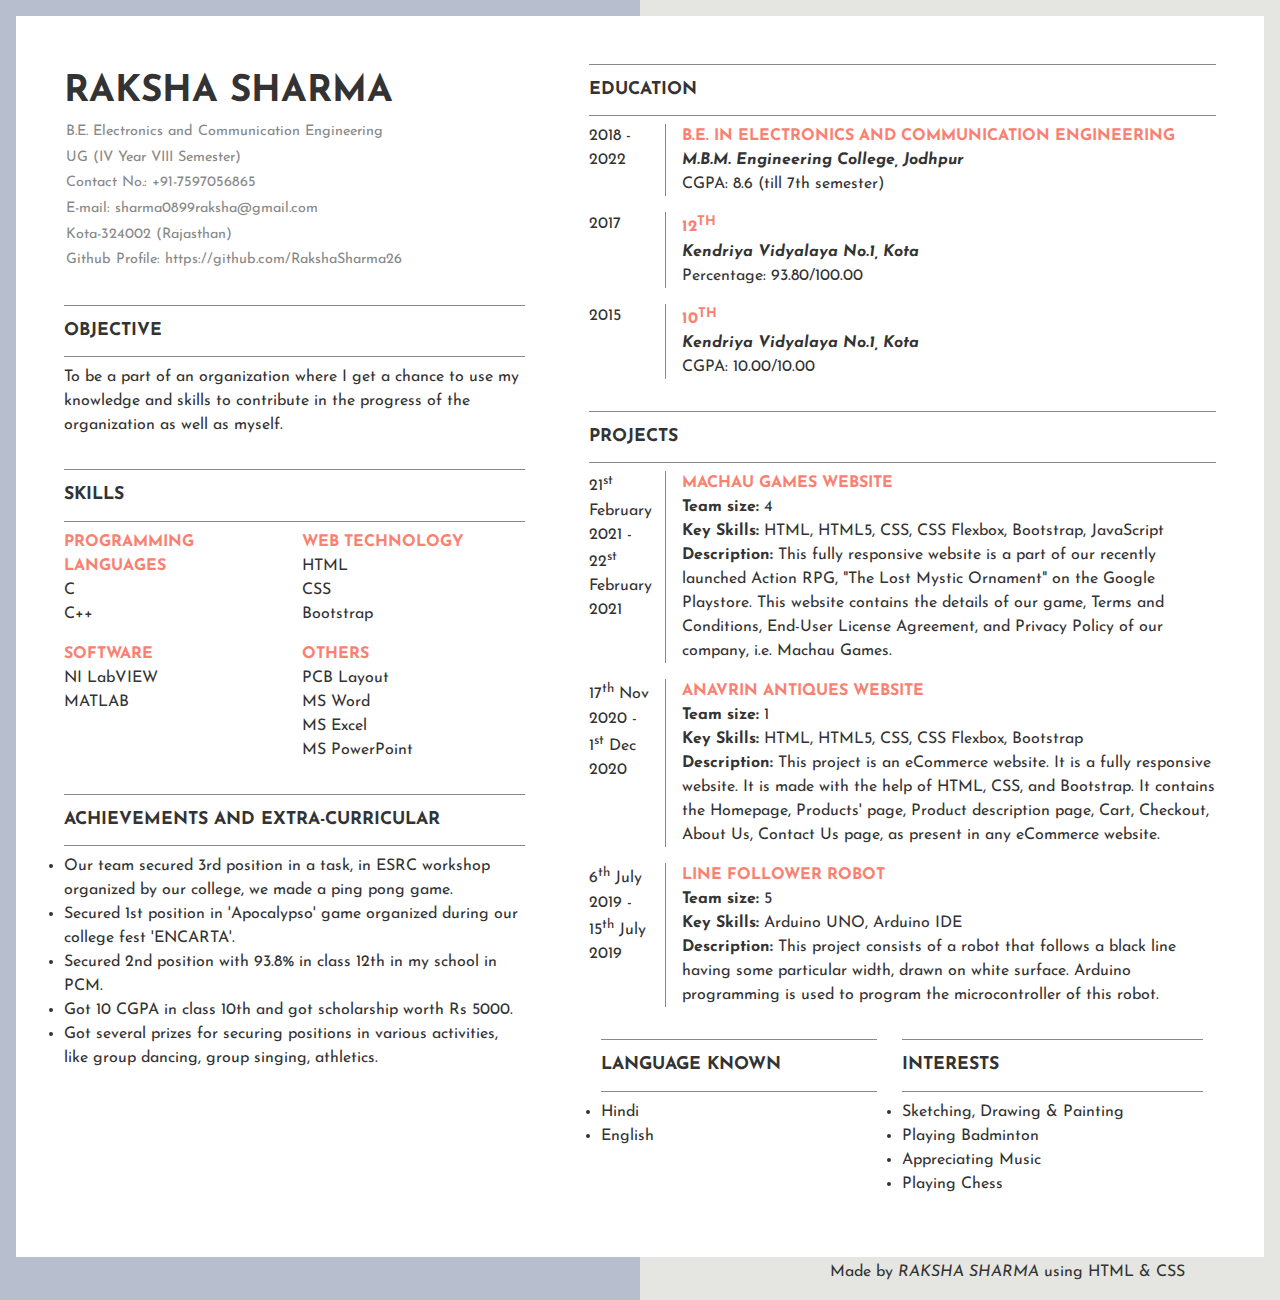
<file: index.html>
<!DOCTYPE html>
<html lang="en">

<head>
    <meta charset="UTF-8">
    <meta http-equiv="X-UA-Compatible" content="IE=edge">
    <meta name="viewport" content="width=device-width, initial-scale=1.0">
    <title>Résumé</title>
    <link href="https://fonts.googleapis.com/css2?family=Josefin+Sans:ital,wght@0,100;0,200;0,300;0,400;0,500;0,600;0,700;1,100;1,200;1,300;1,400;1,500;1,600;1,700&display=swap" rel="stylesheet">
    <link href="css/resume.css" rel="stylesheet">
</head>

<body>

    <div class="resume">
        <div class="column">
            <section class="profile">
                <h1>Raksha Sharma</h1>
                <!-- <img src="images/IMG_20210812_215815 (1)1.jpg" alt=""> -->
            </section>
            <section class="info">
                <ul>
                    <li>B.E. Electronics and Communication Engineering</li>
                    <li>UG (IV Year VIII Semester)</li>
                    <li>Contact No.: <a href="tel:+917597056865"> +91-7597056865</a></li>
                    <li>E-mail:<a href="mailto:sharma0899raksha@gmail.com"> sharma0899raksha@gmail.com</a></li>
                    <li>Kota-324002 (Rajasthan)</li>
                    <li>Github Profile:<a href="https://github.com/RakshaSharma26"> https://github.com/RakshaSharma26</a></li>
                </ul>
            </section>
            <section class="objectives">
                <h2>Objective</h2>
                <p>To be a part of an organization where I get a chance to use my knowledge and skills to contribute in the progress of the organization as well as myself.</p>
            </section>

            <section class="skills">
                <h2>Skills</h2>
                <ul>
                    <li>
                        <h3>Programming Languages</h3>
                        <ul>
                            <li>C </li>
                            <li>C++ </li>
                            <!-- <li>Python (Basic) </li>
                            <li>Arduino IDE</li>
                            <li>JavaScript (Basic) </li> -->
                        </ul>
                    </li>
                    <li>
                        <h3>Web Technology</h3>
                        <ul>
                            <li>HTML </li>
                            <li>CSS </li>
                            <li>Bootstrap</li>
                        </ul>
                    </li>
                    <!-- <li>
                        <h3>Hardware Description Language</h3>
                        <ul>
                            <li>Verilog</li>
                        </ul>
                    </li> -->
                    <li>
                        <h3>Software</h3>
                        <ul>
                            <li>NI LabVIEW</li>
                            <li>MATLAB</li>
                        </ul>
                    </li>

                    <li>
                        <h3>Others</h3>
                        <ul>
                            <li>PCB Layout</li>
                            <li>MS Word </li>
                            <li>MS Excel </li>
                            <li>MS PowerPoint </li>
                        </ul>
                    </li>

                </ul>
            </section>

            <section class="achievements">
                <h2>Achievements and Extra-Curricular</h2>
                <ul>
                    <li> Our team secured 3rd position in a task, in ESRC workshop organized by our college, we made a ping pong game.</li>
                    <li>Secured 1st position in 'Apocalypso' game organized during our college fest 'ENCARTA'.</li>
                    <li>Secured 2nd position with 93.8% in class 12th in my school in PCM.</li>
                    <li>Got 10 CGPA in class 10th and got scholarship worth Rs 5000.</li>
                    <li>Got several prizes for securing positions in various activities, like group dancing, group singing, athletics.</li>
                </ul>
            </section>
        </div>

        <div class="column">
            <section class="education">
                <h2>Education</h2>
                <ul class="timeline">
                    <li class="event">
                        <span class="duration">2018 - 2022</span>
                        <div class="content">
                            <h3>B.E. in Electronics and Communication Engineering</h3>
                            <p><b><em>M.B.M. Engineering College, Jodhpur</em></b></p>
                            <p>CGPA: 8.6 (till 7th semester)</p>
                        </div>
                    </li>
                    <li class="event">
                        <span class="duration">2017</span>
                        <div class="content">
                            <h3>12<sup>th</sup> </h3>
                            <p><b><em>Kendriya Vidyalaya No.1, Kota</em></b></p>
                            <p>Percentage: 93.80/100.00</p>
                        </div>
                    </li>
                    <li class="event">
                        <span class="duration">2015</span>
                        <div class="content">
                            <h3>10<sup>th</sup> </h3>
                            <p><b><em>Kendriya Vidyalaya No.1, Kota</em></b></p>
                            <p>CGPA: 10.00/10.00</p>
                        </div>
                    </li>
                </ul>
            </section>

            <section class="projects">
                <h2>Projects</h2>
                <ul class="timeline">
                    <li class="event">
                        <span class="duration">21<sup>st</sup> February 2021 - 22<sup>st</sup> February 2021</span>
                        <div class="content">
                            <h3>Machau Games Website</h3>
                            <p><b>Team size:</b> 4</p>
                            <p> <b>Key Skills:</b> HTML, HTML5, CSS, CSS Flexbox, Bootstrap, JavaScript</p>
                            <p><b>Description:</b> This fully responsive website is a part of our recently launched Action RPG, "The Lost Mystic Ornament" on the Google Playstore. This website contains the details of our game, Terms and Conditions, End-User
                                License Agreement, and Privacy Policy of our company, i.e. Machau Games.
                            </p>
                        </div>
                    </li>
                    <li class="event">
                        <span class="duration">17<sup>th</sup> Nov 2020 - 1<sup>st</sup> Dec 2020</span>
                        <div class="content">
                            <h3>Anavrin Antiques Website</h3>
                            <p><b>Team size:</b> 1</p>
                            <p> <b>Key Skills:</b> HTML, HTML5, CSS, CSS Flexbox, Bootstrap</p>
                            <p><b>Description:</b> This project is an eCommerce website. It is a fully responsive website. It is made with the help of HTML, CSS, and Bootstrap. It contains the Homepage, Products' page, Product description page, Cart, Checkout,
                                About Us, Contact Us page, as present in any eCommerce website.
                            </p>
                        </div>
                    </li>
                    <li class="event">
                        <span class="duration">6<sup>th</sup> July 2019 - 15<sup>th</sup> July 2019</span>
                        <div class="content">
                            <h3>Line Follower Robot</h3>
                            <p><b>Team size:</b> 5</p>
                            <p> <b>Key Skills:</b> Arduino UNO, Arduino IDE</p>
                            <p><b>Description:</b> This project consists of a robot that follows a black line having some particular width, drawn on white surface. Arduino programming is used to program the microcontroller of this robot.</p>
                        </div>
                    </li>
                </ul>
            </section>
            <div class="language">
                <section class="languages">
                    <h2>Language Known</h2>
                    <ul>
                        <li>Hindi</li>
                        <li>English</li>
                    </ul>
                </section>
                <section class="interests">
                    <h2>Interests</h2>
                    <ul>
                        <li>Sketching, Drawing & Painting</li>
                        <li>Playing Badminton</li>
                        <li>Appreciating Music</li>
                        <li>Playing Chess</li>
                    </ul>
                </section>
            </div>

        </div>
    </div>

    <p class="credit">Made by <em>RAKSHA SHARMA</em> using HTML & CSS</p>
</body>

</html>
</file>
<file: css/resume.css>
* {
    padding: 0;
    margin: 0;
    box-sizing: border-box;
}

html {
    color: #333;
    font-family: "Josefin Sans";
    line-height: 1.5;
}

body {
    padding: 1rem 1rem;
    background: linear-gradient(to right, #B7BECE, #B7BECE 50%, #E5E6E1 50%, #E5E6E1);
    /* background: linear-gradient(#dfe0db, #dfe0db 50%, #fcebe1 50%, #fcebe1); */
    /*   background: linear-gradient (#888, #888 50%, salmon 50%, salmon); */
}

h1 {
    font-size: 2.3rem;
    text-transform: uppercase;
    /* text-align: left; */
}

h2 {
    font-size: 1.1rem;
    text-transform: uppercase;
    border-top: 1px solid #888;
    border-bottom: 1px solid #888;
    padding: 0.75rem 0;
    margin-bottom: 0.5rem;
}

h3 {
    font-size: 1rem;
    text-transform: uppercase;
    color: salmon;
}

p {
    line-height: 1.5;
}

section+section {
    margin-top: 2rem;
}

a {
    text-decoration: none;
    color: inherit;
}

ul {
    list-style: none;
}


/* .intro {
    display: flex;
    flex-direction: row;
} */


/* .intro img {
    border: 1.5px solid black;
    margin-top: 60px;
    box-shadow: 0 0 10px black;
    width: 50%;
    height: 100%;
    border-radius: 100%;
} */


/* .profile {
    text-align: center;
} */


/* .profile img {
    border-radius: 9999px;
    width: 15rem;
    height: 15rem;
} */


/* .profile p {
    color: #888;
    margin-bottom: 1rem;
    font-size: 1.25rem;
} */

.info ul {
    margin-top: -2rem;
}

.info li {
    /* text-align: right; */
    /* text-transform: uppercase; */
    padding: 2px;
    color: #888;
    /* border-bottom: 1px solid #888; */
    font-size: 0.9rem;
}

.skills>ul {
    display: grid;
    grid-template-columns: 1fr 1fr;
    grid-gap: 1rem;
}

.timeline .event+.event {
    padding-top: 1rem;
}

.timeline .event {
    display: grid;
    grid-template-columns: 6ch 1fr;
}

.timeline .content {
    border-left: 1px solid #888;
    padding-left: 1rem;
    margin-left: 1rem;
}

.content>h3+p {
    color: #333;
}

.resume {
    display: grid;
    grid-template-columns: 40% 1fr;
    grid-gap: 4rem;
    /* background-color: #ECE9E1; */
    background-color: white;
    padding: 3rem;
    max-width: 1500px;
    margin: auto;
}

.achievements ul {
    list-style-type: disc;
}


/* .achievements ul li:before {
    content: '\2015';
    position: absolute;
    margin-left: -20px;
} */

.credit {
    text-align: right;
    max-width: 1100px;
    margin: auto;
    padding: 3px 5px 0 0;
}

.language {
    display: flex;
    flex-direction: row;
    /* border: 3px solid purple; */
    margin-top: 2rem;
}

.language ul {
    list-style-type: disc;
}

.languages {
    /* border: 1px solid black; */
    width: 44%;
    margin: auto;
    height: 170px;
}

.interests {
    /* border: 1px solid black; */
    width: 48%;
    margin: auto;
    height: 170px;
}
</file>
